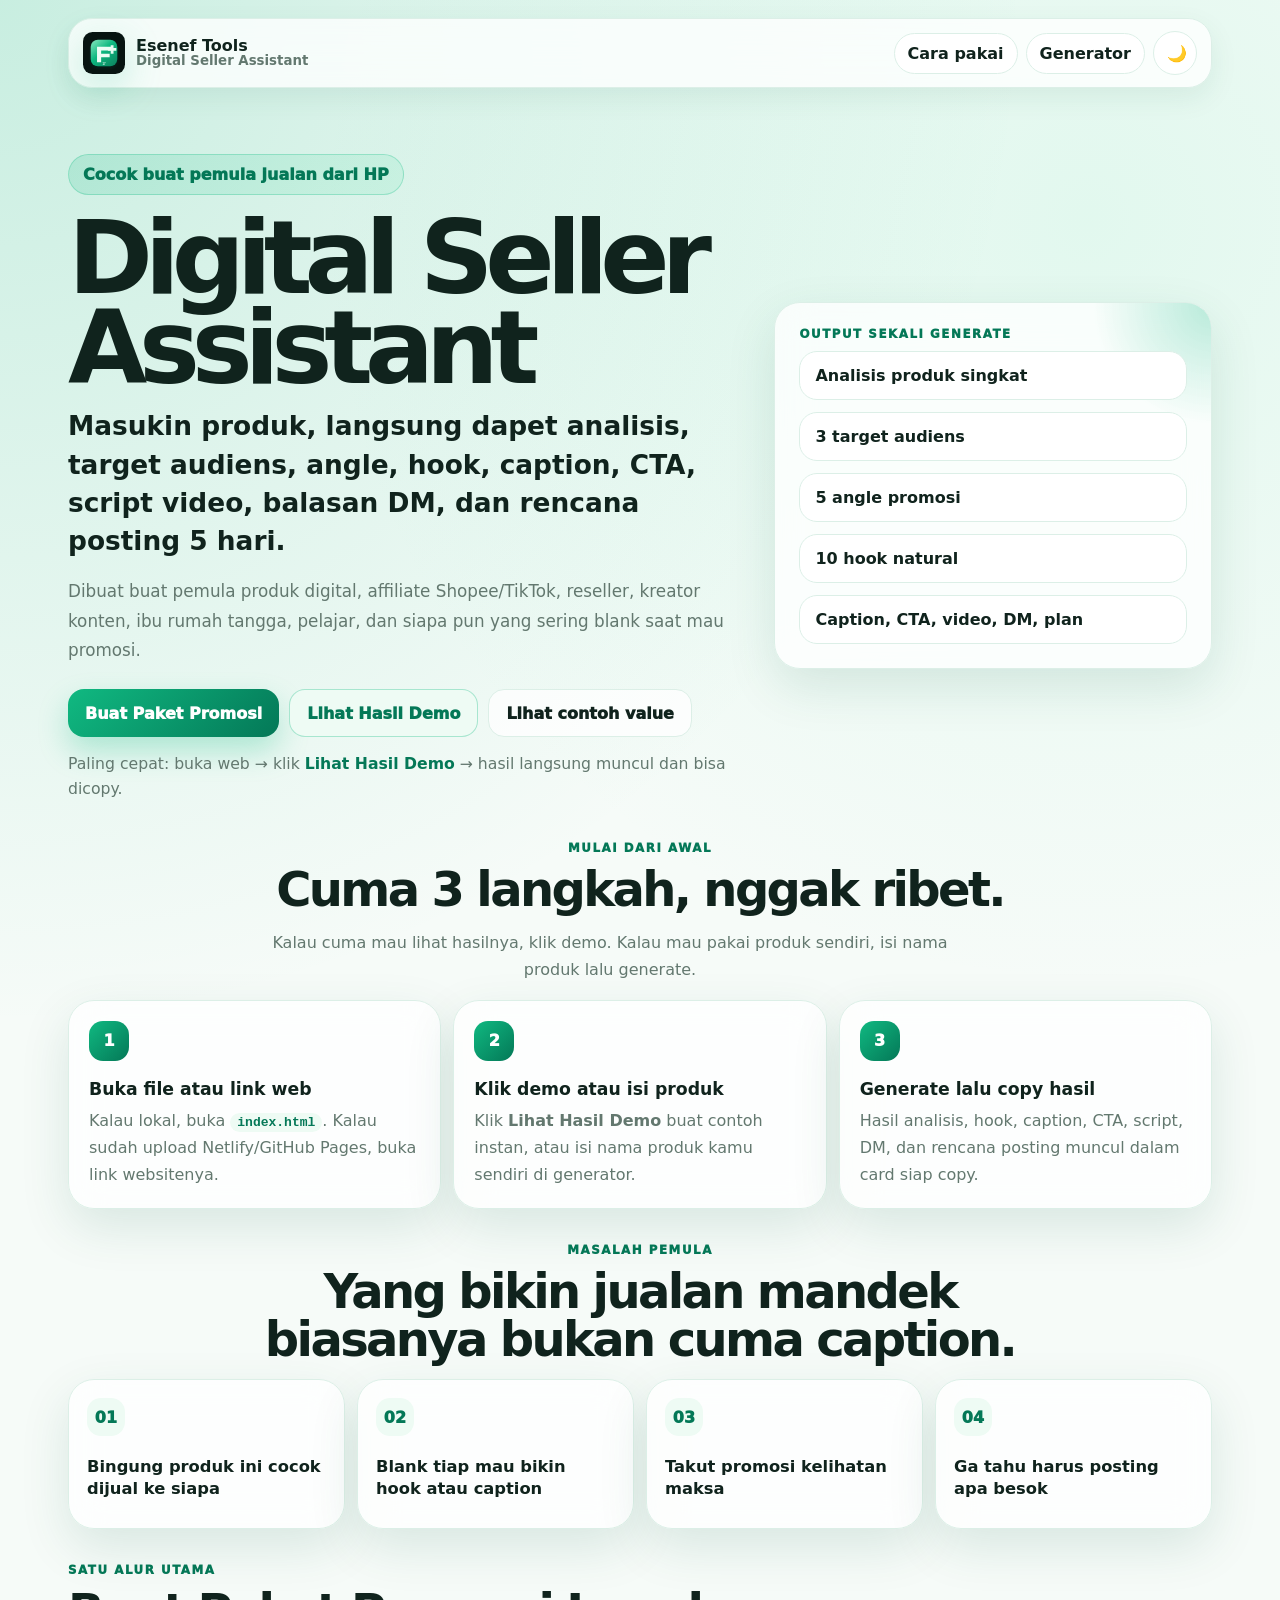
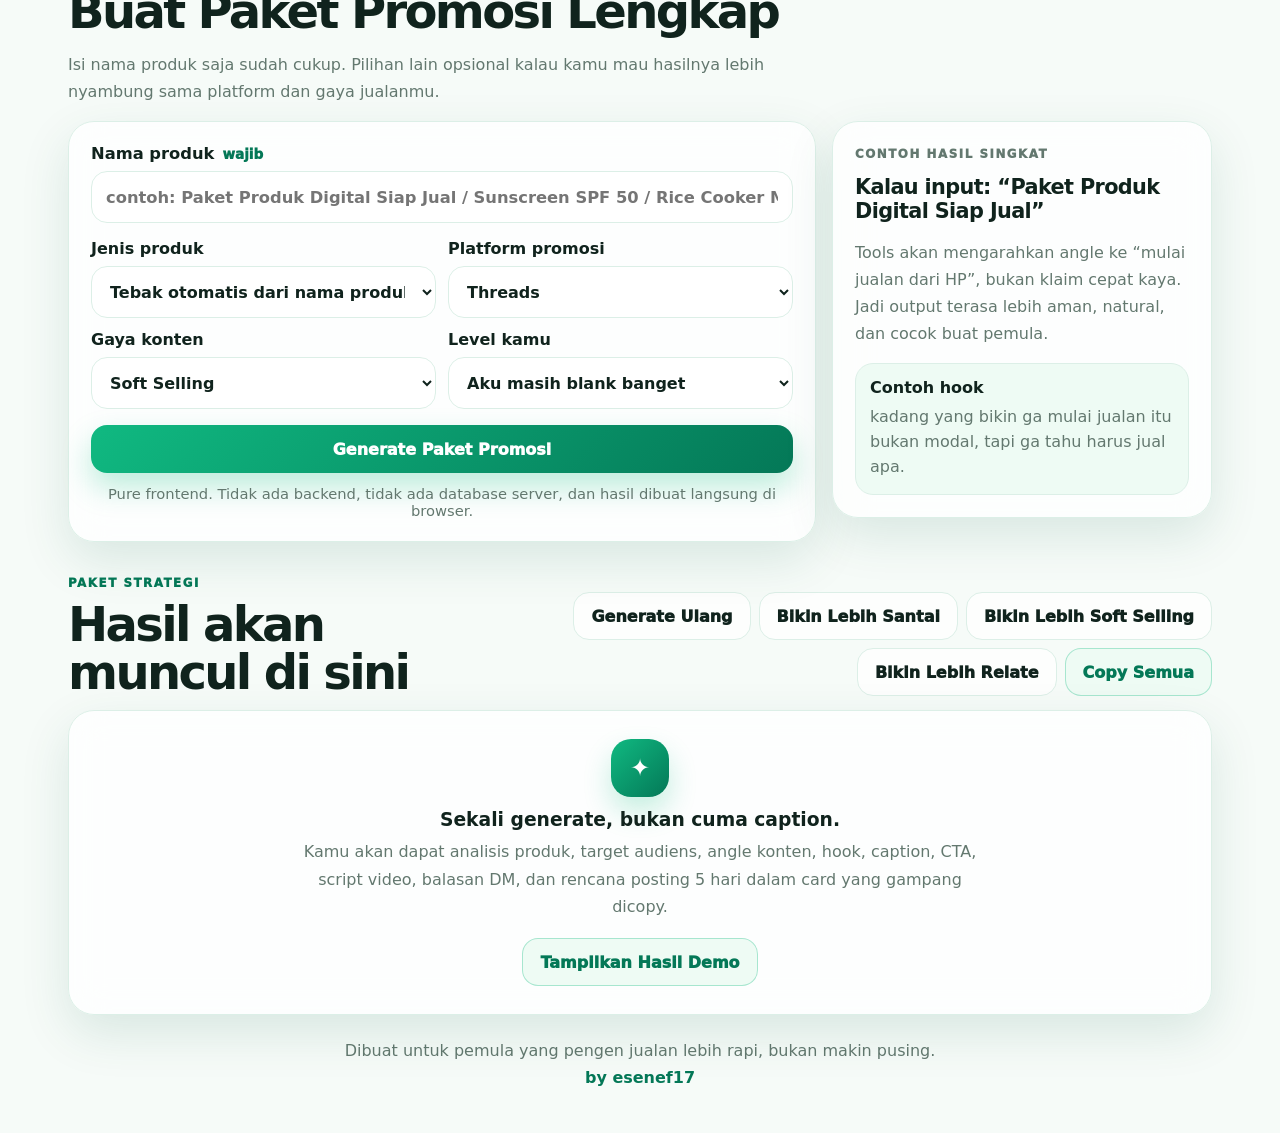
<file: index.html>
<!doctype html>
<html lang="id">
<head>
  <meta charset="utf-8">
  <meta name="viewport" content="width=device-width, initial-scale=1, viewport-fit=cover">
  <meta name="theme-color" content="#10b981">
  <meta name="description" content="Digital Seller Assistant / Esenef Tools membantu pemula membuat paket promosi produk siap posting dari satu nama produk.">
  <title>Digital Seller Assistant / Esenef Tools</title>
  <link rel="manifest" href="manifest.json">
  <link rel="icon" href="icon.svg" type="image/svg+xml">
  <link rel="apple-touch-icon" href="icon.svg">
  <link rel="stylesheet" href="style.css">
</head>
<body>
  <div class="app-shell">
    <header class="site-header" id="top">
      <nav class="topbar" aria-label="Navigasi utama">
        <a class="brand" href="#top" aria-label="Esenef Tools">
          <img src="icon.svg" alt="" class="brand-icon">
          <span><strong>Esenef Tools</strong><small>Digital Seller Assistant</small></span>
        </a>
        <div class="topbar-actions">
          <a class="nav-chip" href="#quickStart">Cara pakai</a>
          <a class="nav-chip" href="#generator">Generator</a>
          <button class="theme-button" id="themeToggle" type="button" aria-label="Ganti mode gelap">🌙</button>
        </div>
      </nav>

      <section class="hero" aria-labelledby="heroTitle">
        <div class="hero-copy">
          <span class="badge">Cocok buat pemula jualan dari HP</span>
          <h1 id="heroTitle">Digital Seller Assistant</h1>
          <p class="hero-subtitle">Masukin produk, langsung dapet analisis, target audiens, angle, hook, caption, CTA, script video, balasan DM, dan rencana posting 5 hari.</p>
          <p class="hero-note">Dibuat buat pemula produk digital, affiliate Shopee/TikTok, reseller, kreator konten, ibu rumah tangga, pelajar, dan siapa pun yang sering blank saat mau promosi.</p>
          <div class="hero-actions">
            <a class="btn primary" href="#generator">Buat Paket Promosi</a>
            <button class="btn secondary" id="demoHeroButton" type="button">Lihat Hasil Demo</button>
            <a class="btn ghost" href="#preview">Lihat contoh value</a>
          </div>
          <p class="hero-short-guide">Paling cepat: buka web → klik <strong>Lihat Hasil Demo</strong> → hasil langsung muncul dan bisa dicopy.</p>
        </div>

        <aside class="hero-preview" aria-label="Ringkasan output">
          <p class="eyebrow">Output sekali generate</p>
          <div class="preview-list">
            <span>Analisis produk singkat</span>
            <span>3 target audiens</span>
            <span>5 angle promosi</span>
            <span>10 hook natural</span>
            <span>Caption, CTA, video, DM, plan</span>
          </div>
        </aside>
      </section>
    </header>

    <main>
      <section class="quick-start-section" id="quickStart" aria-labelledby="quickStartTitle">
        <div class="section-heading centered">
          <p class="eyebrow">Mulai dari awal</p>
          <h2 id="quickStartTitle">Cuma 3 langkah, nggak ribet.</h2>
          <p>Kalau cuma mau lihat hasilnya, klik demo. Kalau mau pakai produk sendiri, isi nama produk lalu generate.</p>
        </div>
        <div class="quick-start-grid">
          <article class="quick-step-card">
            <span>1</span>
            <h3>Buka file atau link web</h3>
            <p>Kalau lokal, buka <code>index.html</code>. Kalau sudah upload Netlify/GitHub Pages, buka link websitenya.</p>
          </article>
          <article class="quick-step-card">
            <span>2</span>
            <h3>Klik demo atau isi produk</h3>
            <p>Klik <strong>Lihat Hasil Demo</strong> buat contoh instan, atau isi nama produk kamu sendiri di generator.</p>
          </article>
          <article class="quick-step-card">
            <span>3</span>
            <h3>Generate lalu copy hasil</h3>
            <p>Hasil analisis, hook, caption, CTA, script, DM, dan rencana posting muncul dalam card siap copy.</p>
          </article>
        </div>
      </section>

      <section class="pain-section" aria-labelledby="painTitle">
        <div class="section-heading centered">
          <p class="eyebrow">Masalah pemula</p>
          <h2 id="painTitle">Yang bikin jualan mandek biasanya bukan cuma caption.</h2>
        </div>
        <div class="pain-grid">
          <article class="small-card"><span>01</span><h3>Bingung produk ini cocok dijual ke siapa</h3></article>
          <article class="small-card"><span>02</span><h3>Blank tiap mau bikin hook atau caption</h3></article>
          <article class="small-card"><span>03</span><h3>Takut promosi kelihatan maksa</h3></article>
          <article class="small-card"><span>04</span><h3>Ga tahu harus posting apa besok</h3></article>
        </div>
      </section>

      <section class="generator-section" id="generator" aria-labelledby="generatorTitle">
        <div class="section-heading">
          <p class="eyebrow">Satu alur utama</p>
          <h2 id="generatorTitle">Buat Paket Promosi Lengkap</h2>
          <p>Isi nama produk saja sudah cukup. Pilihan lain opsional kalau kamu mau hasilnya lebih nyambung sama platform dan gaya jualanmu.</p>
        </div>

        <div class="generator-layout">
          <form class="generator-card" id="promoForm">
            <label class="field featured-field">
              <span>Nama produk <small>wajib</small></span>
              <input id="productName" name="productName" required autocomplete="off" placeholder="contoh: Paket Produk Digital Siap Jual / Sunscreen SPF 50 / Rice Cooker Mini">
            </label>

            <div class="field-grid">
              <label class="field">
                <span>Jenis produk</span>
                <select id="productType" name="productType">
                  <option value="auto">Tebak otomatis dari nama produk</option>
                  <option>Produk Digital</option>
                  <option>Affiliate Shopee</option>
                  <option>TikTok Shop</option>
                  <option>Fashion</option>
                  <option>Skincare</option>
                  <option>Alat Rumah</option>
                  <option>Makanan</option>
                  <option>Lainnya</option>
                </select>
              </label>

              <label class="field">
                <span>Platform promosi</span>
                <select id="platform" name="platform">
                  <option>Threads</option>
                  <option>TikTok</option>
                  <option>Instagram</option>
                  <option>WhatsApp</option>
                  <option>Shopee Video</option>
                </select>
              </label>

              <label class="field">
                <span>Gaya konten</span>
                <select id="contentStyle" name="contentStyle">
                  <option>Soft Selling</option>
                  <option>Relate & Curhat</option>
                  <option>Edukasi</option>
                  <option>Review Jujur</option>
                  <option>Viral Halus</option>
                </select>
              </label>

              <label class="field">
                <span>Level kamu</span>
                <select id="userLevel" name="userLevel">
                  <option>Aku masih blank banget</option>
                  <option>Aku udah punya produk tapi bingung promosi</option>
                  <option>Aku butuh konten siap posting</option>
                </select>
              </label>
            </div>

            <button class="btn primary full" id="generateButton" type="submit">Generate Paket Promosi</button>
            <p class="form-hint">Pure frontend. Tidak ada backend, tidak ada database server, dan hasil dibuat langsung di browser.</p>
          </form>

          <aside class="example-card" id="preview">
            <p class="eyebrow">Contoh hasil singkat</p>
            <h3>Kalau input: “Paket Produk Digital Siap Jual”</h3>
            <p>Tools akan mengarahkan angle ke “mulai jualan dari HP”, bukan klaim cepat kaya. Jadi output terasa lebih aman, natural, dan cocok buat pemula.</p>
            <div class="example-hook">
              <strong>Contoh hook</strong>
              <span>kadang yang bikin ga mulai jualan itu bukan modal, tapi ga tahu harus jual apa.</span>
            </div>
          </aside>
        </div>
      </section>

      <section class="result-section" aria-labelledby="resultTitle" aria-live="polite">
        <div class="result-toolbar">
          <div>
            <p class="eyebrow">Paket strategi</p>
            <h2 id="resultTitle">Hasil akan muncul di sini</h2>
          </div>
          <div class="result-actions" id="resultActions" hidden>
            <button class="btn ghost" type="button" data-variant="default">Generate Ulang</button>
            <button class="btn ghost" type="button" data-variant="santai">Bikin Lebih Santai</button>
            <button class="btn ghost" type="button" data-variant="soft">Bikin Lebih Soft Selling</button>
            <button class="btn ghost" type="button" data-variant="relate">Bikin Lebih Relate</button>
            <button class="btn secondary" type="button" id="copyAllButton">Copy Semua</button>
          </div>
        </div>

        <div class="loading-state" id="loadingState" hidden>
          <div class="loader" aria-hidden="true"></div>
          <p>lagi bantu mikirin angle jualan yang paling masuk akal...</p>
        </div>

        <div class="empty-state" id="emptyState">
          <span>✦</span>
          <h3>Sekali generate, bukan cuma caption.</h3>
          <p>Kamu akan dapat analisis produk, target audiens, angle konten, hook, caption, CTA, script video, balasan DM, dan rencana posting 5 hari dalam card yang gampang dicopy.</p>
          <button class="btn secondary empty-demo-button" id="demoEmptyButton" type="button">Tampilkan Hasil Demo</button>
        </div>

        <div class="result-grid" id="resultGrid"></div>
      </section>
    </main>

    <footer class="footer">
      <p>Dibuat untuk pemula yang pengen jualan lebih rapi, bukan makin pusing.</p>
      <strong>by esenef17</strong>
    </footer>
  </div>

  <div class="toast" id="toast" role="status" aria-live="polite"></div>
  <script src="script.js"></script>
  <script>
    if ('serviceWorker' in navigator) {
      window.addEventListener('load', () => navigator.serviceWorker.register('service-worker.js'));
    }
  </script>
</body>
</html>
</file>
<file: style.css>
:root{
  --bg:#f6fbf8;
  --surface:#ffffff;
  --surface-soft:#eefbf4;
  --glass:rgba(255,255,255,.78);
  --text:#10231d;
  --muted:#63786f;
  --line:#dcefe7;
  --primary:#10b981;
  --primary-dark:#047857;
  --accent:#6ee7b7;
  --shadow:0 18px 50px rgba(8,92,66,.12);
  --shadow-soft:0 10px 28px rgba(8,92,66,.08);
  --radius:26px;
  color-scheme:light;
}
body.dark{
  --bg:#071411;
  --surface:#0d1f1a;
  --surface-soft:#112a23;
  --glass:rgba(13,31,26,.84);
  --text:#ecfff7;
  --muted:#9bb3aa;
  --line:#1e3a32;
  --primary:#34d399;
  --primary-dark:#10b981;
  --accent:#a7f3d0;
  --shadow:0 20px 60px rgba(0,0,0,.35);
  --shadow-soft:0 12px 32px rgba(0,0,0,.22);
  color-scheme:dark;
}
*{box-sizing:border-box}
html{scroll-behavior:smooth}
body{margin:0;min-height:100vh;font-family:Inter,ui-sans-serif,system-ui,-apple-system,BlinkMacSystemFont,"Segoe UI",sans-serif;background:radial-gradient(circle at top left,rgba(16,185,129,.2),transparent 34%),radial-gradient(circle at 85% 8%,rgba(110,231,183,.15),transparent 28%),var(--bg);color:var(--text)}
button,input,select{font:inherit}button{cursor:pointer}a{color:inherit;text-decoration:none}.app-shell{width:min(1180px,100%);margin:0 auto;padding:18px 18px 36px}.site-header{min-height:88vh;display:flex;flex-direction:column}.topbar{position:sticky;top:12px;z-index:20;display:flex;align-items:center;justify-content:space-between;gap:14px;margin-bottom:42px;padding:12px 14px;border:1px solid var(--line);border-radius:24px;background:var(--glass);backdrop-filter:blur(18px);box-shadow:var(--shadow-soft)}.brand{display:flex;align-items:center;gap:11px}.brand-icon{width:42px;height:42px;filter:drop-shadow(0 12px 18px rgba(16,185,129,.22))}.brand span{display:grid;line-height:1.08}.brand small{color:var(--muted);font-weight:800}.topbar-actions{display:flex;align-items:center;gap:8px}.nav-chip,.theme-button{border:1px solid var(--line);background:var(--surface);color:var(--text);border-radius:999px;padding:10px 13px;font-weight:900}.theme-button{width:44px;height:44px;display:grid;place-items:center}.hero{display:grid;grid-template-columns:1.22fr .78fr;gap:22px;align-items:center;flex:1}.hero-copy{padding:24px 0}.badge{display:inline-flex;align-items:center;gap:8px;padding:10px 14px;border-radius:999px;background:linear-gradient(135deg,rgba(16,185,129,.16),rgba(110,231,183,.16));border:1px solid rgba(16,185,129,.28);color:var(--primary-dark);font-weight:950}.hero h1{margin:18px 0 14px;font-size:clamp(2.8rem,8vw,6.8rem);line-height:.88;letter-spacing:-.08em}.hero-subtitle{max-width:790px;margin:0;color:var(--text);font-size:clamp(1.18rem,2.4vw,1.65rem);line-height:1.45;font-weight:780}.hero-note{max-width:740px;color:var(--muted);font-size:1.05rem;line-height:1.75}.hero-actions{display:flex;flex-wrap:wrap;gap:10px;margin-top:24px}.btn{border:0;border-radius:16px;min-height:48px;padding:13px 17px;display:inline-flex;align-items:center;justify-content:center;gap:8px;font-weight:950;transition:.18s ease}.btn:hover{transform:translateY(-1px)}.btn.primary{background:linear-gradient(135deg,var(--primary),var(--primary-dark));color:#fff;box-shadow:0 14px 30px rgba(16,185,129,.28)}.btn.secondary{background:var(--surface-soft);color:var(--primary-dark);border:1px solid rgba(16,185,129,.32)}.btn.ghost{background:var(--glass);color:var(--text);border:1px solid var(--line)}.btn.full{width:100%;font-size:1rem}.hero-preview,.generator-card,.example-card,.empty-state,.loading-state,.result-card,.small-card{background:var(--glass);border:1px solid var(--line);border-radius:var(--radius);box-shadow:var(--shadow);backdrop-filter:blur(18px)}.hero-preview{padding:24px;position:relative;overflow:hidden}.hero-preview:before{content:"";position:absolute;inset:-35% -30% auto auto;width:260px;height:260px;background:radial-gradient(circle,rgba(16,185,129,.28),transparent 65%)}.eyebrow{margin:0 0 10px;color:var(--primary-dark);font-size:.74rem;font-weight:950;letter-spacing:.13em;text-transform:uppercase}.preview-list{display:grid;gap:12px;position:relative}.preview-list span{padding:14px 15px;border-radius:18px;background:var(--surface);border:1px solid var(--line);font-weight:900;color:var(--text)}main{display:grid;gap:34px}.section-heading{margin-bottom:16px}.section-heading.centered{text-align:center;max-width:760px;margin-inline:auto}.section-heading h2,.result-toolbar h2{margin:0;font-size:clamp(1.65rem,4vw,3rem);line-height:1;letter-spacing:-.055em}.section-heading p:not(.eyebrow){max-width:700px;color:var(--muted);line-height:1.7}.pain-grid{display:grid;grid-template-columns:repeat(4,minmax(0,1fr));gap:12px}.small-card{padding:18px;min-height:150px}.small-card span{display:inline-grid;place-items:center;width:38px;height:38px;border-radius:14px;background:var(--surface-soft);color:var(--primary-dark);font-weight:950}.small-card h3{margin:20px 0 0;font-size:1.02rem;line-height:1.35}.generator-layout{display:grid;grid-template-columns:minmax(300px,1fr) 380px;gap:16px;align-items:start}.generator-card,.example-card{padding:22px}.field{display:grid;gap:8px;font-weight:900;color:var(--text)}.field span{display:flex;align-items:center;gap:8px}.field small{color:var(--primary-dark);font-weight:950}.featured-field{font-size:1.02rem}.field-grid{display:grid;grid-template-columns:repeat(2,minmax(0,1fr));gap:12px;margin:16px 0}input,select{width:100%;min-height:52px;border:1px solid var(--line);border-radius:16px;background:var(--surface);color:var(--text);padding:12px 14px;outline:none}input:focus,select:focus{border-color:var(--primary);box-shadow:0 0 0 4px rgba(16,185,129,.14)}.form-hint{margin:12px 0 0;text-align:center;color:var(--muted);font-size:.92rem}.example-card h3{margin:0 0 10px;font-size:1.3rem;letter-spacing:-.03em}.example-card p{color:var(--muted);line-height:1.7}.example-hook{display:grid;gap:8px;padding:14px;border-radius:18px;background:var(--surface-soft);border:1px solid var(--line)}.example-hook span{color:var(--muted);line-height:1.55}.result-section{scroll-margin-top:90px}.result-toolbar{display:flex;align-items:flex-end;justify-content:space-between;gap:16px;margin-bottom:14px}.result-actions{display:flex;gap:8px;flex-wrap:wrap;justify-content:flex-end}.empty-state,.loading-state{padding:28px;text-align:center}.empty-state span{width:58px;height:58px;margin:0 auto 12px;display:grid;place-items:center;border-radius:20px;background:linear-gradient(135deg,var(--primary),var(--primary-dark));color:#fff;font-size:1.5rem;box-shadow:0 14px 28px rgba(16,185,129,.24)}.empty-state h3,.loading-state p{margin:0 0 8px}.empty-state p{max-width:680px;margin:0 auto;color:var(--muted);line-height:1.7}.loader{width:42px;height:42px;margin:0 auto 12px;border-radius:50%;border:4px solid var(--line);border-top-color:var(--primary);animation:spin .8s linear infinite}@keyframes spin{to{transform:rotate(360deg)}}.result-grid{display:grid;gap:14px}.result-card{padding:20px}.result-card-header{display:flex;align-items:flex-start;justify-content:space-between;gap:12px;margin-bottom:12px}.result-card h3{margin:0;font-size:1.3rem;letter-spacing:-.035em}.result-card p,.result-card li{color:var(--muted);line-height:1.68}.result-card ul,.result-card ol{margin:8px 0 0;padding-left:20px}.copy-section{min-height:40px;white-space:normal}.content-block{display:grid;gap:12px}.strategy-list{display:grid;gap:10px}.strategy-item{padding:14px;border-radius:18px;background:var(--surface-soft);border:1px solid var(--line)}.strategy-item strong{color:var(--text)}.caption-box{white-space:pre-wrap}.toast{position:fixed;left:50%;bottom:22px;z-index:40;transform:translateX(-50%) translateY(18px);opacity:0;pointer-events:none;background:#10231d;color:white;border-radius:999px;padding:12px 16px;box-shadow:var(--shadow);transition:.2s}.toast.show{opacity:1;transform:translateX(-50%) translateY(0)}.footer{text-align:center;color:var(--muted);padding:26px 0 10px}.footer p{margin:0 0 8px}.footer strong{color:var(--primary-dark)}
@media (max-width:920px){.app-shell{padding:12px 12px 28px}.site-header{min-height:auto}.topbar{top:8px;margin-bottom:24px}.hero,.generator-layout{grid-template-columns:1fr}.hero h1{font-size:clamp(3.2rem,15vw,5rem)}.pain-grid{grid-template-columns:repeat(2,minmax(0,1fr))}.example-card{order:-1}.result-toolbar{align-items:flex-start;flex-direction:column}.result-actions{justify-content:stretch;width:100%}.result-actions .btn{flex:1 1 160px}.field-grid{grid-template-columns:1fr}.hero-preview{display:none}}
@media (max-width:560px){.nav-chip{display:none}.brand-icon{width:38px;height:38px}.hero-copy{padding:14px 0 22px}.hero-actions .btn{width:100%}.pain-grid{grid-template-columns:1fr}.small-card{min-height:auto}.generator-card,.example-card,.empty-state,.loading-state,.result-card{padding:17px;border-radius:22px}.result-card-header{display:grid}.result-card-header .btn{width:100%}.result-actions .btn{flex-basis:100%}.hero-subtitle{font-size:1.12rem}.hero-note{font-size:1rem}.toast{width:calc(100% - 28px);text-align:center}}
.empty-demo-button{margin-top:18px}
.hero-short-guide{margin-top:14px;color:var(--muted);font-size:.98rem;line-height:1.6}.hero-short-guide strong{color:var(--primary-dark)}.quick-start-section{scroll-margin-top:90px}.quick-start-grid{display:grid;grid-template-columns:repeat(3,minmax(0,1fr));gap:12px}.quick-step-card{background:var(--glass);border:1px solid var(--line);border-radius:var(--radius);box-shadow:var(--shadow);padding:20px;backdrop-filter:blur(18px)}.quick-step-card span{display:inline-grid;place-items:center;width:40px;height:40px;border-radius:14px;background:linear-gradient(135deg,var(--primary),var(--primary-dark));color:#fff;font-weight:950}.quick-step-card h3{margin:18px 0 8px;font-size:1.08rem}.quick-step-card p{margin:0;color:var(--muted);line-height:1.7}.quick-step-card code{padding:2px 7px;border-radius:999px;background:var(--surface-soft);color:var(--primary-dark);font-weight:900}@media (max-width:920px){.quick-start-grid{grid-template-columns:1fr}.hero-short-guide{font-size:.94rem}}
</file>
